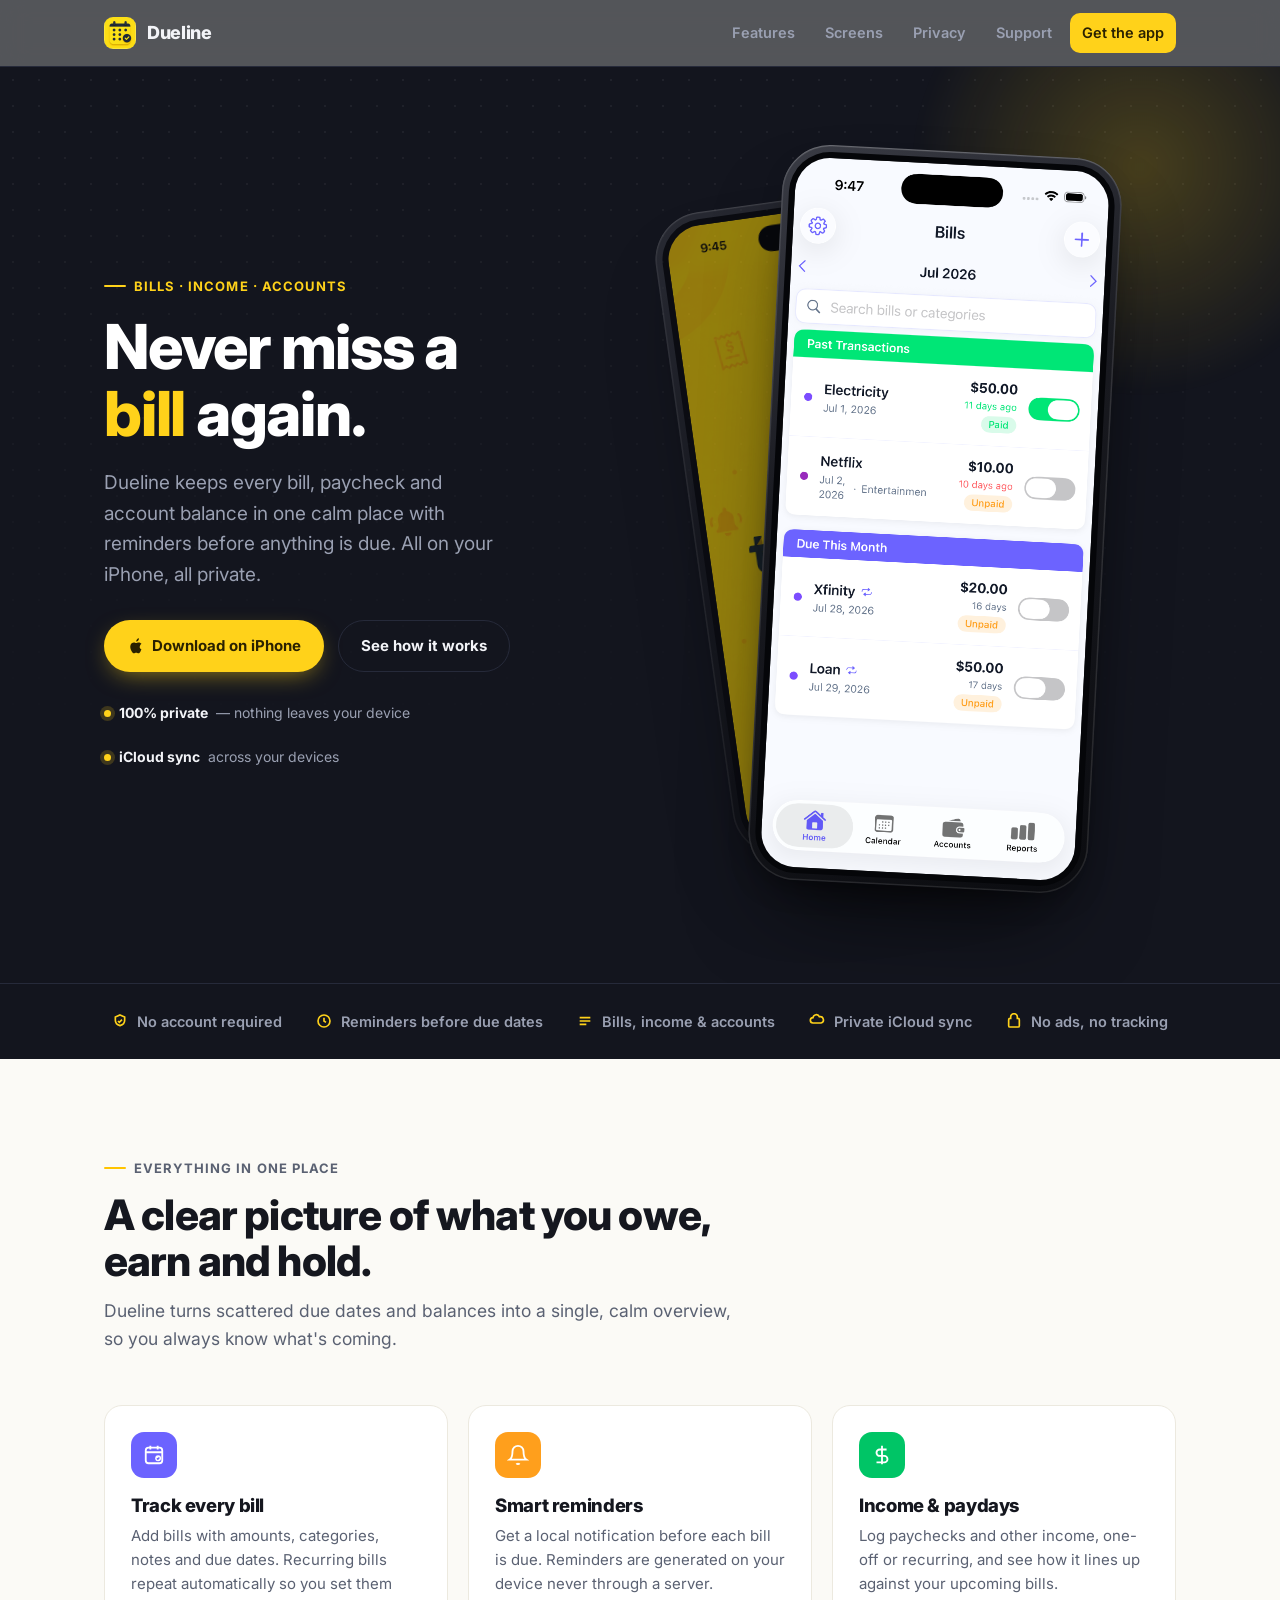
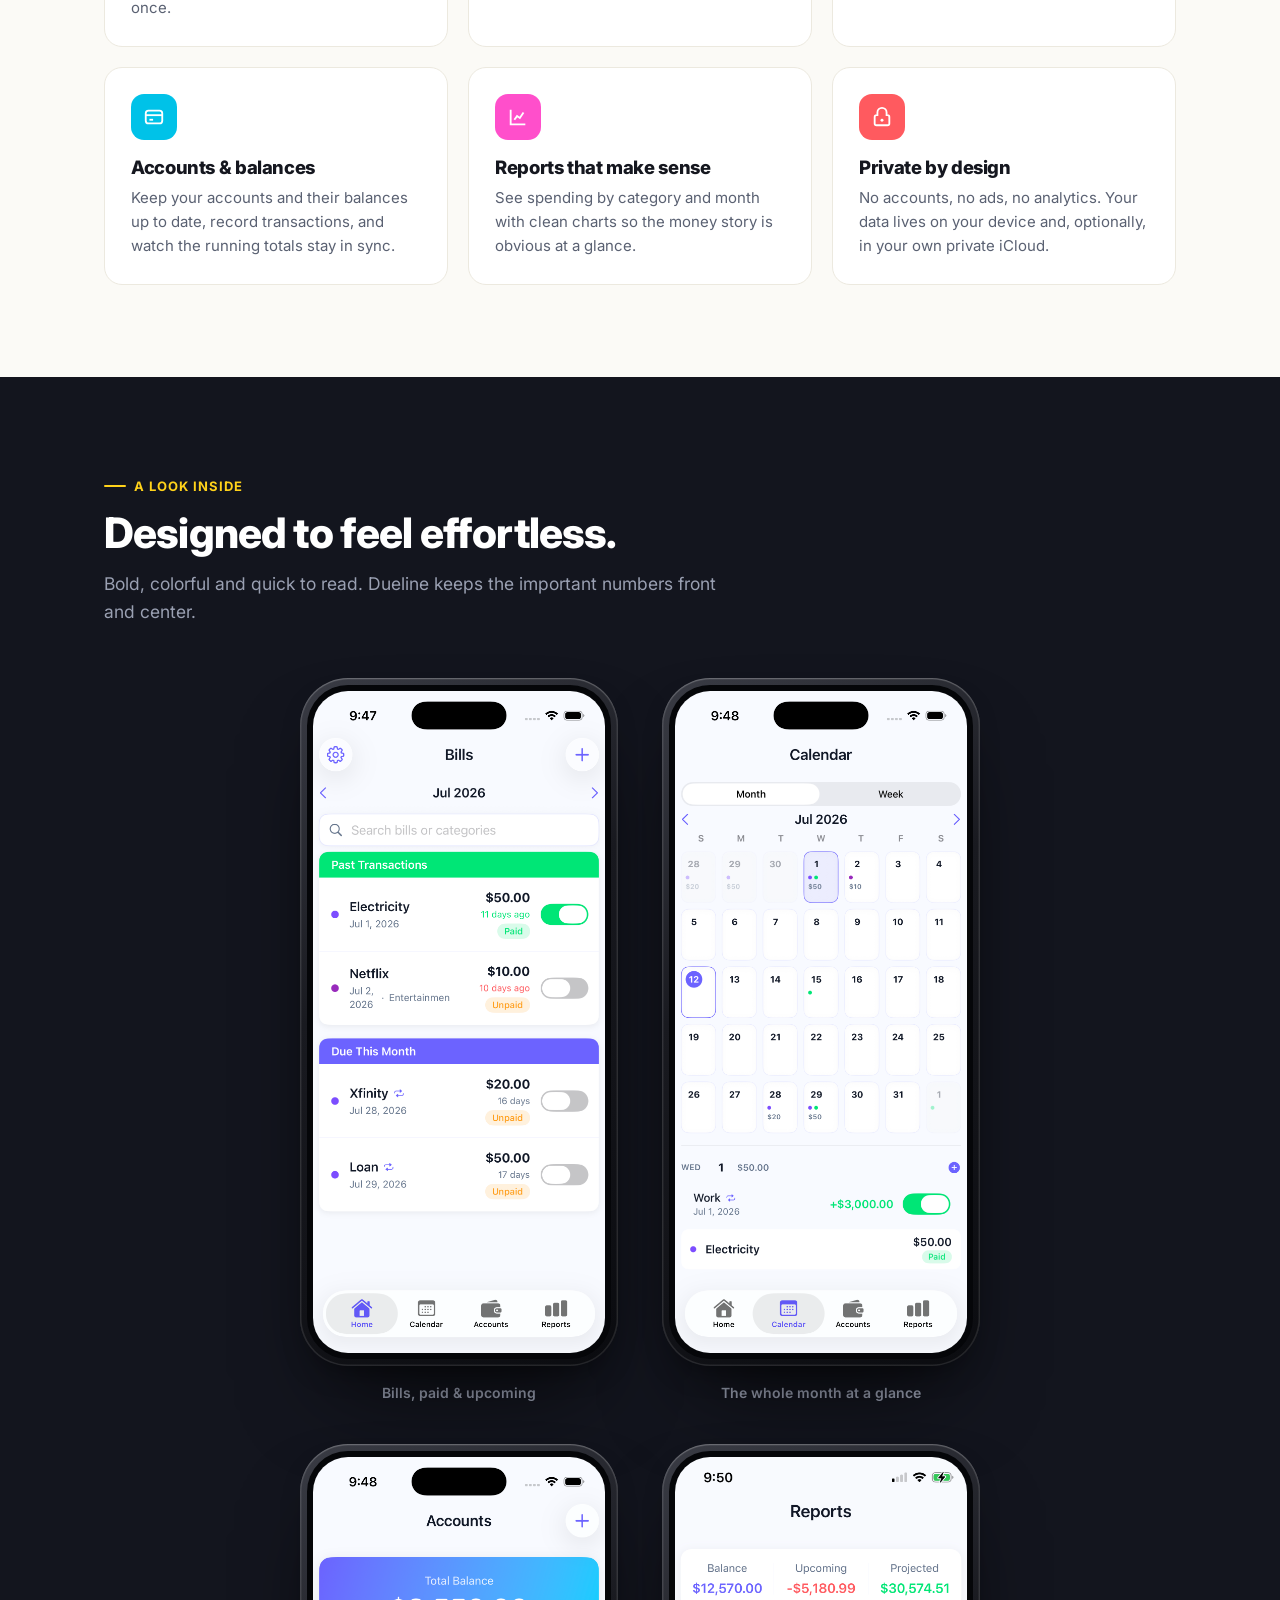
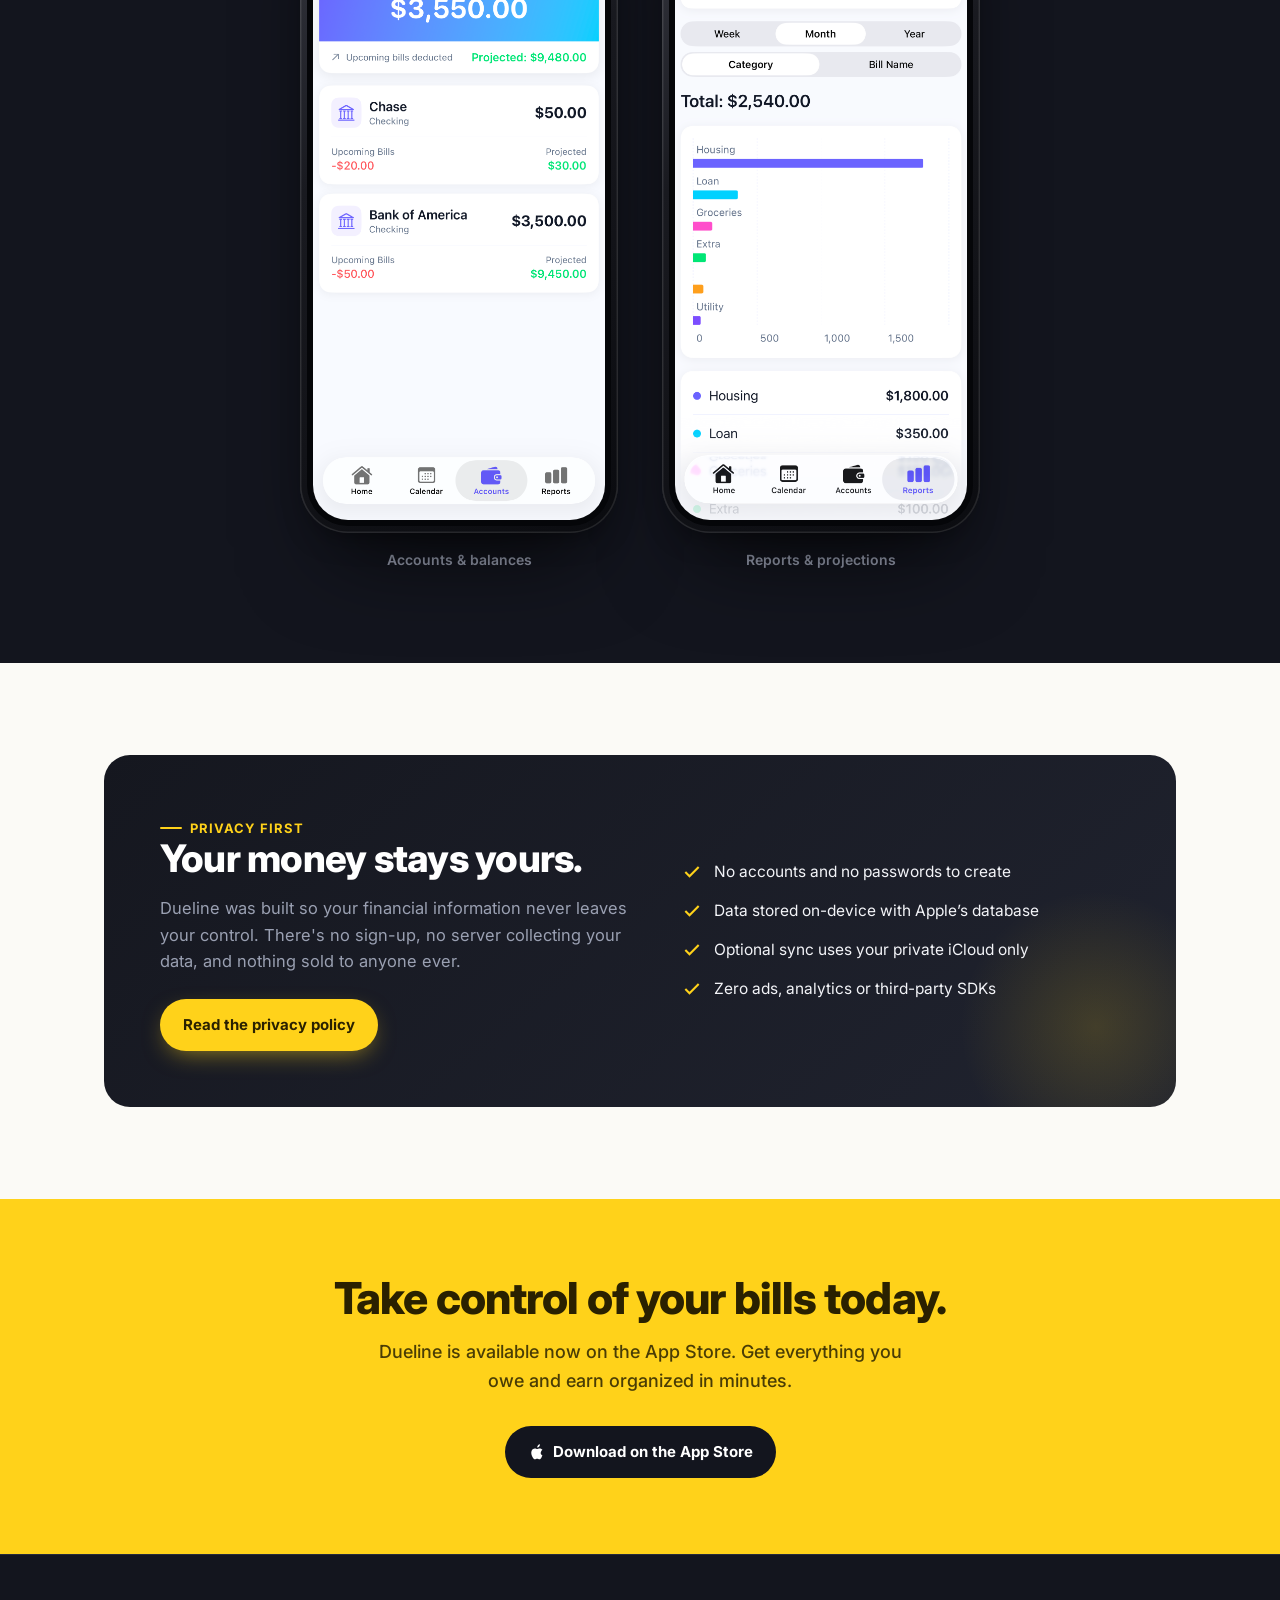
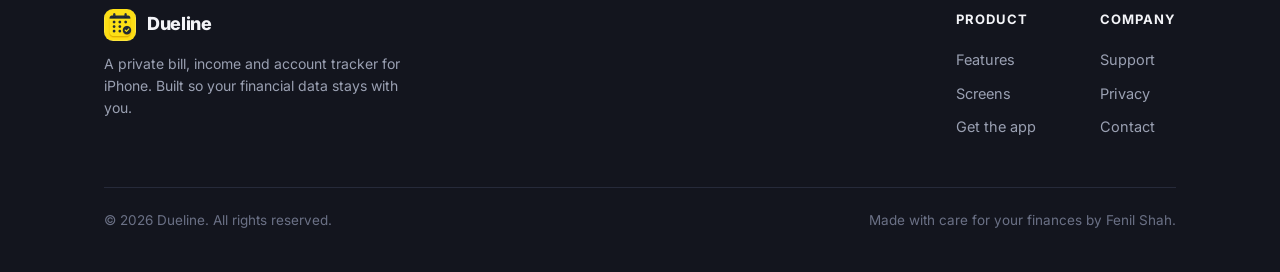
<file: index.html>
<!DOCTYPE html>
<html lang="en">
<head>
  <meta charset="UTF-8" />
  <meta name="viewport" content="width=device-width, initial-scale=1.0" />
  <title>Dueline: Never miss a bill again</title>
  <meta name="description" content="Dueline is a private, on-device bill, income and account tracker for iPhone. Track due dates, get reminders, and see where your money goes — no accounts, no ads, no tracking." />
  <meta name="theme-color" content="#13151E" />
  <link rel="canonical" href="https://dueline.vercel.app/" />

  <!-- Open Graph -->
  <meta property="og:type" content="website" />
  <meta property="og:title" content="Dueline — Never miss a bill again" />
  <meta property="og:description" content="A private, on-device bill, income and account tracker for iPhone. Your money stays yours." />
  <meta property="og:url" content="https://dueline.vercel.app/" />
  <meta property="og:image" content="https://dueline.vercel.app/assets/icon-512.png" />

  <link rel="icon" type="image/png" href="assets/icon-180.png" />
  <link rel="apple-touch-icon" href="assets/icon-180.png" />
  <link rel="preconnect" href="https://fonts.googleapis.com" />
  <link rel="preconnect" href="https://fonts.gstatic.com" crossorigin />
  <link href="https://fonts.googleapis.com/css2?family=Inter:wght@400;500;600;700;800&display=swap" rel="stylesheet" />
  <link rel="stylesheet" href="styles.css" />
</head>
<body>

  <!-- ============ HEADER ============ -->
  <header class="site-header">
    <div class="wrap nav">
      <a class="brand" href="index.html">
        <img src="assets/icon.png" alt="Dueline icon" />
        Dueline
      </a>
      <nav class="nav-links" id="navLinks">
        <a href="#features">Features</a>
        <a href="#screens">Screens</a>
        <a href="#privacy">Privacy</a>
        <a href="support.html">Support</a>
        <a href="https://apps.apple.com/us/app/dueline-bill-planner/id6790514982" class="cta">Get the app</a>
      </nav>
      <button class="nav-toggle" id="navToggle" aria-label="Menu">☰</button>
    </div>
  </header>

  <!-- ============ HERO ============ -->
  <section class="hero">
    <div class="wrap hero-grid">
      <div class="hero-copy">
        <span class="eyebrow on-dark">Bills · Income · Accounts</span>
        <h1>Never miss a<br><span class="hl">bill</span> again.</h1>
        <p class="hero-sub">Dueline keeps every bill, paycheck and account balance in one calm place with reminders before anything is due. All on your iPhone, all private.</p>
        <div class="hero-cta">
          <a href="https://apps.apple.com/us/app/dueline-bill-planner/id6790514982" class="btn btn-primary">
            <svg width="16" height="18" viewBox="0 0 16 20" fill="currentColor"><path d="M13.5 10.6c0-2 1.6-3 1.7-3-.9-1.4-2.4-1.6-2.9-1.6-1.2-.1-2.4.7-3 .7-.6 0-1.6-.7-2.6-.7-1.3 0-2.6.8-3.3 2-1.4 2.4-.4 6 1 8 .7 1 1.4 2 2.4 2 1 0 1.3-.6 2.5-.6s1.5.6 2.5.6 1.7-1 2.3-2c.7-1.1 1-2.2 1-2.3-.1 0-2-.8-2.1-3.1zM11.6 4c.5-.7.9-1.6.8-2.5-.8 0-1.7.5-2.3 1.2-.5.6-.9 1.5-.8 2.4.9.1 1.7-.4 2.3-1.1z"/></svg>
            Download on iPhone
          </a>
          <a href="#features" class="btn btn-ghost">See how it works</a>
        </div>
        <div class="hero-meta">
          <div><span class="dot"></span> <b>100% private</b> — nothing leaves your device</div>
          <div><span class="dot"></span> <b>iCloud sync</b> across your devices</div>
        </div>
      </div>

      <div class="hero-visual">
        <div class="phone back"><div class="screen"><img src="assets/screenshots/screen1.png" alt="Dueline splash screen" /></div></div>
        <div class="phone"><div class="screen"><img src="assets/screenshots/home.png" alt="Dueline bills screen showing paid and upcoming bills" /></div></div>
      </div>
    </div>
  </section>

  <!-- ============ TRUST STRIP ============ -->
  <div class="trust">
    <div class="wrap">
      <span><svg width="16" height="16" viewBox="0 0 24 24" fill="none" stroke="currentColor" stroke-width="2.5"><path d="M12 3l7 3v5c0 4-3 7-7 8-4-1-7-4-7-8V6l7-3z"/><path d="M9 12l2 2 4-4"/></svg> No account required</span>
      <span><svg width="16" height="16" viewBox="0 0 24 24" fill="none" stroke="currentColor" stroke-width="2.5"><circle cx="12" cy="12" r="9"/><path d="M12 7v5l3 2"/></svg> Reminders before due dates</span>
      <span><svg width="16" height="16" viewBox="0 0 24 24" fill="none" stroke="currentColor" stroke-width="2.5"><path d="M4 7h16M4 12h16M4 17h10"/></svg> Bills, income &amp; accounts</span>
      <span><svg width="16" height="16" viewBox="0 0 24 24" fill="none" stroke="currentColor" stroke-width="2.5"><path d="M6 15a4 4 0 010-8 5 5 0 019.6-1.3A3.5 3.5 0 0118 15H6z"/></svg> Private iCloud sync</span>
      <span><svg width="16" height="16" viewBox="0 0 24 24" fill="none" stroke="currentColor" stroke-width="2.5"><path d="M18 8h-1V6a5 5 0 00-10 0v2H6a2 2 0 00-2 2v9a2 2 0 002 2h12a2 2 0 002-2v-9a2 2 0 00-2-2z"/></svg> No ads, no tracking</span>
    </div>
  </div>

  <!-- ============ FEATURES ============ -->
  <section class="section features" id="features">
    <div class="wrap">
      <div class="section-head">
        <span class="eyebrow">Everything in one place</span>
        <h2>A clear picture of what you owe, earn and hold.</h2>
        <p>Dueline turns scattered due dates and balances into a single, calm overview, so you always know what's coming.</p>
      </div>

      <div class="feat-grid">
        <div class="feat">
          <div class="chip" style="background:var(--c-purple)">
            <svg width="22" height="22" viewBox="0 0 24 24" fill="none" stroke="#fff" stroke-width="2"><rect x="3" y="4" width="18" height="17" rx="3"/><path d="M3 9h18M8 2v4M16 2v4"/><circle cx="16.5" cy="15.5" r="3.2" fill="#fff" stroke="none"/><path d="M15.2 15.5l1 1 1.6-1.8" stroke="var(--c-purple)" stroke-width="1.6"/></svg>
          </div>
          <h3>Track every bill</h3>
          <p>Add bills with amounts, categories, notes and due dates. Recurring bills repeat automatically so you set them once.</p>
        </div>
        <div class="feat">
          <div class="chip" style="background:var(--c-orange)">
            <svg width="22" height="22" viewBox="0 0 24 24" fill="none" stroke="#fff" stroke-width="2"><path d="M18 8A6 6 0 006 8c0 7-3 9-3 9h18s-3-2-3-9z"/><path d="M13.7 21a2 2 0 01-3.4 0"/></svg>
          </div>
          <h3>Smart reminders</h3>
          <p>Get a local notification before each bill is due. Reminders are generated on your device never through a server.</p>
        </div>
        <div class="feat">
          <div class="chip" style="background:var(--c-green)">
            <svg width="22" height="22" viewBox="0 0 24 24" fill="none" stroke="#fff" stroke-width="2"><path d="M12 2v20M17 6H9.5a3.5 3.5 0 000 7h5a3.5 3.5 0 010 7H6"/></svg>
          </div>
          <h3>Income &amp; paydays</h3>
          <p>Log paychecks and other income, one-off or recurring, and see how it lines up against your upcoming bills.</p>
        </div>
        <div class="feat">
          <div class="chip" style="background:var(--c-cyan)">
            <svg width="22" height="22" viewBox="0 0 24 24" fill="none" stroke="#fff" stroke-width="2"><rect x="3" y="5" width="18" height="14" rx="3"/><path d="M3 10h18"/><path d="M7 15h4"/></svg>
          </div>
          <h3>Accounts &amp; balances</h3>
          <p>Keep your accounts and their balances up to date, record transactions, and watch the running totals stay in sync.</p>
        </div>
        <div class="feat">
          <div class="chip" style="background:var(--c-pink)">
            <svg width="22" height="22" viewBox="0 0 24 24" fill="none" stroke="#fff" stroke-width="2"><path d="M4 4v16h16"/><path d="M8 15l3-4 3 2 4-6"/></svg>
          </div>
          <h3>Reports that make sense</h3>
          <p>See spending by category and month with clean charts so the money story is obvious at a glance.</p>
        </div>
        <div class="feat">
          <div class="chip" style="background:var(--c-red)">
            <svg width="22" height="22" viewBox="0 0 24 24" fill="none" stroke="#fff" stroke-width="2"><path d="M18 10h-1V7a5 5 0 00-10 0v3H6a2 2 0 00-2 2v7a2 2 0 002 2h12a2 2 0 002-2v-7a2 2 0 00-2-2z"/><circle cx="12" cy="15.5" r="1.6" fill="#fff" stroke="none"/></svg>
          </div>
          <h3>Private by design</h3>
          <p>No accounts, no ads, no analytics. Your data lives on your device and, optionally, in your own private iCloud.</p>
        </div>
      </div>
    </div>
  </section>

  <!-- ============ SCREENS ============ -->
  <section class="section showcase" id="screens">
    <div class="wrap">
      <div class="section-head">
        <span class="eyebrow on-dark">A look inside</span>
        <h2>Designed to feel effortless.</h2>
        <p>Bold, colorful and quick to read. Dueline keeps the important numbers front and center.</p>
      </div>
      <div class="shots">
        <div class="shot-col">
          <div class="phone"><div class="screen"><img src="assets/screenshots/home.png" alt="Bills screen showing paid and upcoming bills grouped by status" /></div></div>
          <div class="shot-cap">Bills, paid &amp; upcoming</div>
        </div>
        <div class="shot-col">
          <div class="phone"><div class="screen"><img src="assets/screenshots/calendar.png" alt="Calendar screen with bill and income markers on each day" /></div></div>
          <div class="shot-cap">The whole month at a glance</div>
        </div>
        <div class="shot-col">
          <div class="phone"><div class="screen"><img src="assets/screenshots/accounts.png" alt="Accounts screen showing total balance and per-account projections" /></div></div>
          <div class="shot-cap">Accounts &amp; balances</div>
        </div>
        <div class="shot-col">
          <div class="phone"><div class="screen"><img src="assets/screenshots/reports.png" alt="Reports screen with spending by category and projected balance" /></div></div>
          <div class="shot-cap">Reports &amp; projections</div>
        </div>
      </div>
    </div>
  </section>

  <!-- ============ PRIVACY BAND ============ -->
  <section class="section privacy-band" id="privacy">
    <div class="wrap">
      <div class="pb-card">
        <div class="pb-grid">
          <div>
            <span class="eyebrow on-dark">Privacy first</span>
            <h2>Your money stays yours.</h2>
            <p>Dueline was built so your financial information never leaves your control. There's no sign-up, no server collecting your data, and nothing sold to anyone ever.</p>
            <a href="privacy.html" class="btn btn-primary">Read the privacy policy</a>
          </div>
          <ul class="pb-list">
            <li><svg width="20" height="20" viewBox="0 0 24 24" fill="none" stroke="currentColor" stroke-width="2.5"><path d="M20 6L9 17l-5-5"/></svg> No accounts and no passwords to create</li>
            <li><svg width="20" height="20" viewBox="0 0 24 24" fill="none" stroke="currentColor" stroke-width="2.5"><path d="M20 6L9 17l-5-5"/></svg> Data stored on-device with Apple’s database</li>
            <li><svg width="20" height="20" viewBox="0 0 24 24" fill="none" stroke="currentColor" stroke-width="2.5"><path d="M20 6L9 17l-5-5"/></svg> Optional sync uses your private iCloud only</li>
            <li><svg width="20" height="20" viewBox="0 0 24 24" fill="none" stroke="currentColor" stroke-width="2.5"><path d="M20 6L9 17l-5-5"/></svg> Zero ads, analytics or third-party SDKs</li>
          </ul>
        </div>
      </div>
    </div>
  </section>

  <!-- ============ DOWNLOAD / CTA ============ -->
  <section class="cta-band" id="download">
    <div class="wrap">
      <h2>Take control of your bills today.</h2>
      <p>Dueline is available now on the App Store. Get everything you owe and earn organized in minutes.</p>
      <a href="https://apps.apple.com/us/app/dueline-bill-planner/id6790514982" class="btn btn-dark">
        <svg width="16" height="18" viewBox="0 0 16 20" fill="currentColor"><path d="M13.5 10.6c0-2 1.6-3 1.7-3-.9-1.4-2.4-1.6-2.9-1.6-1.2-.1-2.4.7-3 .7-.6 0-1.6-.7-2.6-.7-1.3 0-2.6.8-3.3 2-1.4 2.4-.4 6 1 8 .7 1 1.4 2 2.4 2 1 0 1.3-.6 2.5-.6s1.5.6 2.5.6 1.7-1 2.3-2c.7-1.1 1-2.2 1-2.3-.1 0-2-.8-2.1-3.1zM11.6 4c.5-.7.9-1.6.8-2.5-.8 0-1.7.5-2.3 1.2-.5.6-.9 1.5-.8 2.4.9.1 1.7-.4 2.3-1.1z"/></svg>
        Download on the App Store
      </a>
    </div>
  </section>

  <!-- ============ FOOTER ============ -->
  <footer class="site-footer">
    <div class="wrap">
      <div class="foot-grid">
        <div class="foot-brand">
          <a class="brand" href="index.html"><img src="assets/icon.png" alt="" /> Dueline</a>
          <p>A private bill, income and account tracker for iPhone. Built so your financial data stays with you.</p>
        </div>
        <div class="foot-cols">
          <div class="foot-col">
            <h4>Product</h4>
            <a href="#features">Features</a>
            <a href="#screens">Screens</a>
            <a href="https://apps.apple.com/us/app/dueline-bill-planner/id6790514982">Get the app</a>
          </div>
          <div class="foot-col">
            <h4>Company</h4>
            <a href="support.html">Support</a>
            <a href="privacy.html">Privacy</a>
            <a href="mailto:duelinehelp@outlook.com">Contact</a>
          </div>
        </div>
      </div>
      <div class="foot-bottom">
        <span>© 2026 Dueline. All rights reserved.</span>
        <span>Made with care for your finances by Fenil Shah.</span>
      </div>
    </div>
  </footer>

  <script>
    const t = document.getElementById('navToggle');
    const l = document.getElementById('navLinks');
    t && t.addEventListener('click', () => l.classList.toggle('open'));
    l && l.addEventListener('click', e => { if (e.target.tagName === 'A') l.classList.remove('open'); });
  </script>
</body>
</html>
</file>
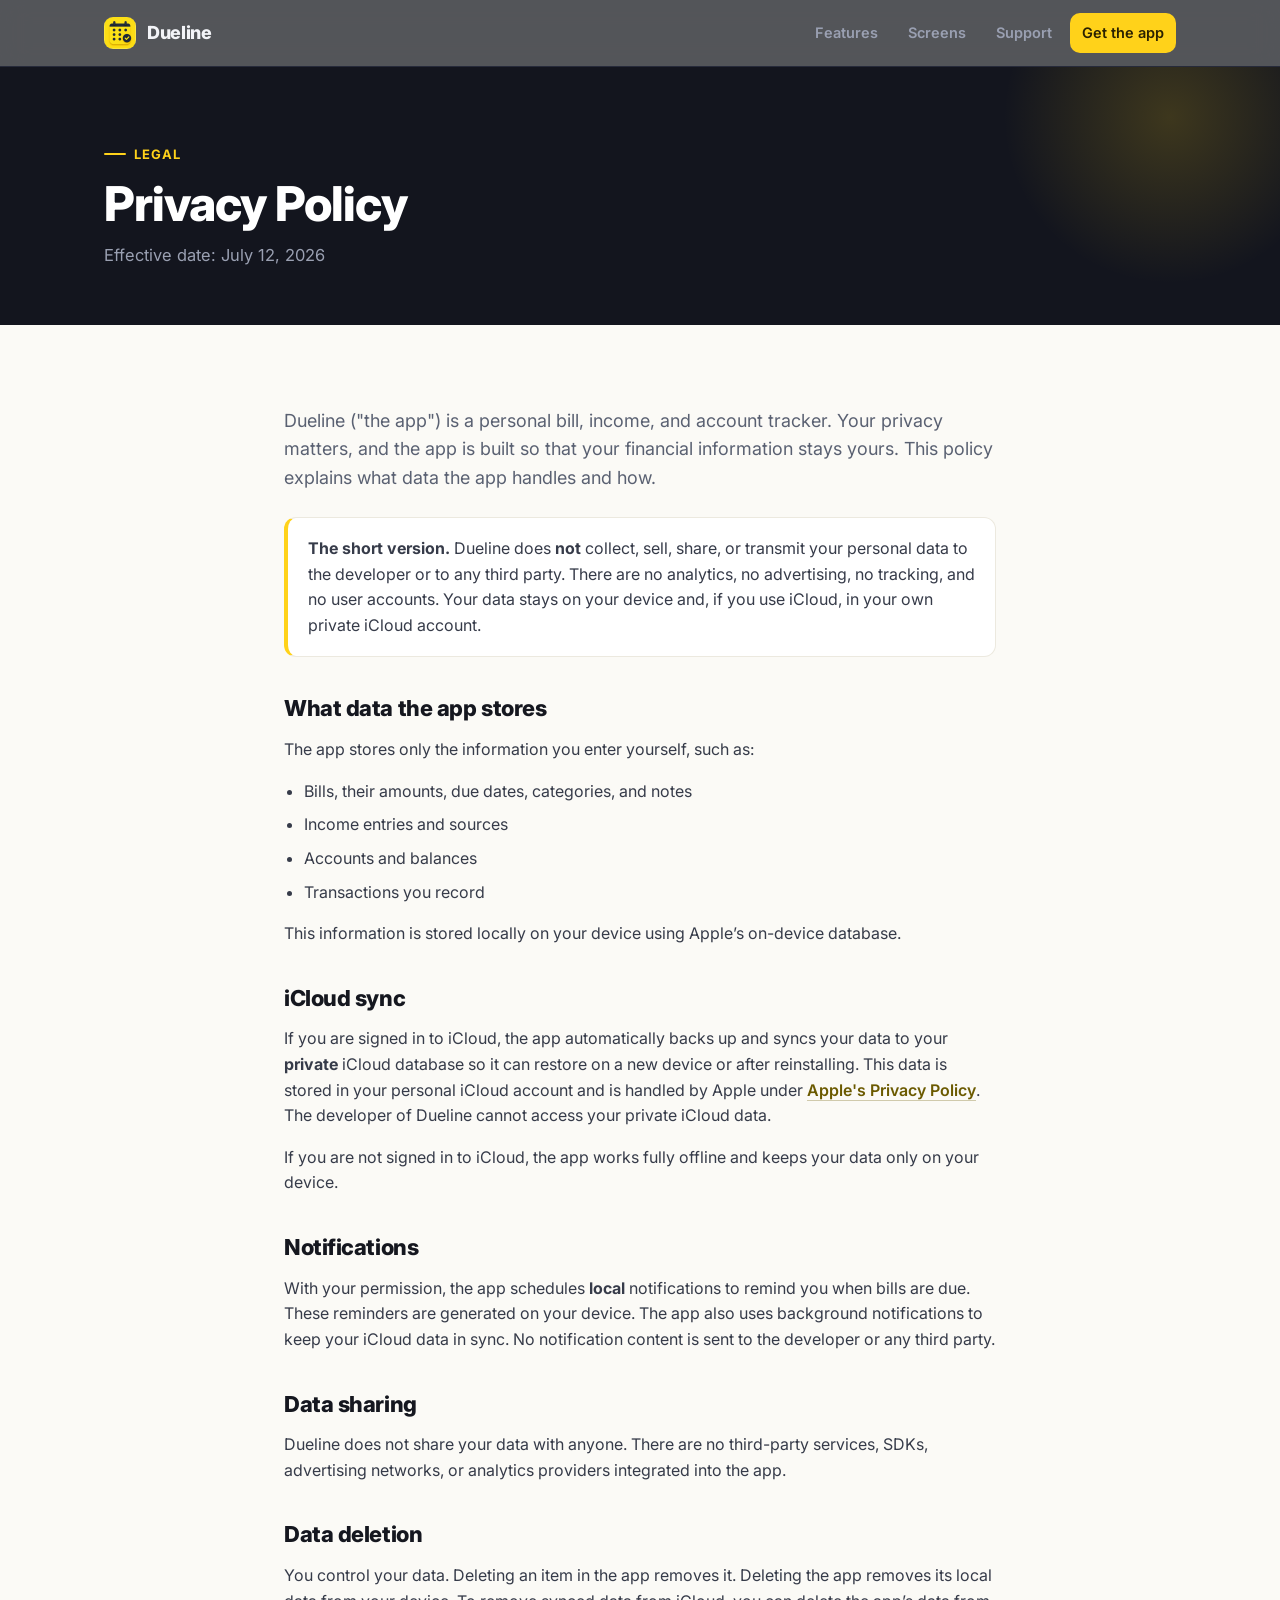
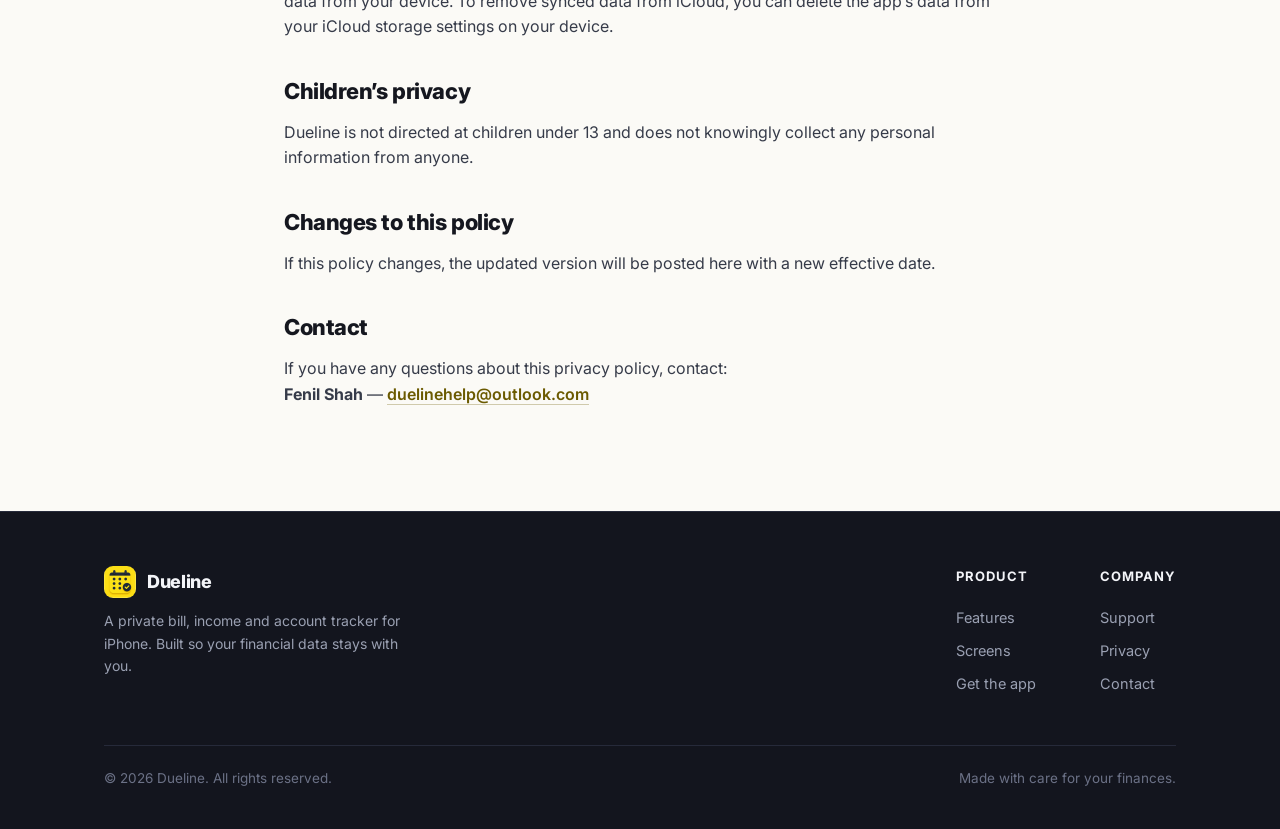
<file: privacy.html>
<!DOCTYPE html>
<html lang="en">
<head>
  <meta charset="UTF-8" />
  <meta name="viewport" content="width=device-width, initial-scale=1.0" />
  <title>Privacy Policy — Dueline</title>
  <meta name="description" content="Dueline's privacy policy. Dueline does not collect, sell, share, or transmit your personal data. Your financial data stays on your device and in your own private iCloud." />
  <meta name="theme-color" content="#13151E" />
  <link rel="canonical" href="https://dueline.vercel.app/privacy.html" />
  <link rel="icon" type="image/png" href="assets/icon-180.png" />
  <link rel="apple-touch-icon" href="assets/icon-180.png" />
  <link rel="preconnect" href="https://fonts.googleapis.com" />
  <link rel="preconnect" href="https://fonts.gstatic.com" crossorigin />
  <link href="https://fonts.googleapis.com/css2?family=Inter:wght@400;500;600;700;800&display=swap" rel="stylesheet" />
  <link rel="stylesheet" href="styles.css" />
</head>
<body>

  <header class="site-header">
    <div class="wrap nav">
      <a class="brand" href="index.html"><img src="assets/icon.png" alt="Dueline icon" /> Dueline</a>
      <nav class="nav-links" id="navLinks">
        <a href="index.html#features">Features</a>
        <a href="index.html#screens">Screens</a>
        <a href="support.html">Support</a>
        <a href="https://apps.apple.com/us/app/dueline-bill-planner/id6790514982" class="cta">Get the app</a>
      </nav>
      <button class="nav-toggle" id="navToggle" aria-label="Menu">☰</button>
    </div>
  </header>

  <section class="page-hero">
    <div class="wrap">
      <span class="eyebrow on-dark">Legal</span>
      <h1>Privacy Policy</h1>
      <p>Effective date: July 12, 2026</p>
    </div>
  </section>

  <section class="doc">
    <div class="wrap">
      <p class="lead">Dueline ("the app") is a personal bill, income, and account tracker. Your privacy matters, and the app is built so that your financial information stays yours. This policy explains what data the app handles and how.</p>

      <div class="callout">
        <p><strong>The short version.</strong> Dueline does <strong>not</strong> collect, sell, share, or transmit your personal data to the developer or to any third party. There are no analytics, no advertising, no tracking, and no user accounts. Your data stays on your device and, if you use iCloud, in your own private iCloud account.</p>
      </div>

      <h2>What data the app stores</h2>
      <p>The app stores only the information you enter yourself, such as:</p>
      <ul>
        <li>Bills, their amounts, due dates, categories, and notes</li>
        <li>Income entries and sources</li>
        <li>Accounts and balances</li>
        <li>Transactions you record</li>
      </ul>
      <p>This information is stored locally on your device using Apple’s on-device database.</p>

      <h2>iCloud sync</h2>
      <p>If you are signed in to iCloud, the app automatically backs up and syncs your data to your <strong>private</strong> iCloud database so it can restore on a new device or after reinstalling. This data is stored in your personal iCloud account and is handled by Apple under <a href="https://www.apple.com/legal/privacy/" target="_blank" rel="noopener">Apple's Privacy Policy</a>. The developer of Dueline cannot access your private iCloud data.</p>
      <p>If you are not signed in to iCloud, the app works fully offline and keeps your data only on your device.</p>

      <h2>Notifications</h2>
      <p>With your permission, the app schedules <strong>local</strong> notifications to remind you when bills are due. These reminders are generated on your device. The app also uses background notifications to keep your iCloud data in sync. No notification content is sent to the developer or any third party.</p>

      <h2>Data sharing</h2>
      <p>Dueline does not share your data with anyone. There are no third-party services, SDKs, advertising networks, or analytics providers integrated into the app.</p>

      <h2>Data deletion</h2>
      <p>You control your data. Deleting an item in the app removes it. Deleting the app removes its local data from your device. To remove synced data from iCloud, you can delete the app’s data from your iCloud storage settings on your device.</p>

      <h2>Children’s privacy</h2>
      <p>Dueline is not directed at children under 13 and does not knowingly collect any personal information from anyone.</p>

      <h2>Changes to this policy</h2>
      <p>If this policy changes, the updated version will be posted here with a new effective date.</p>

      <h2>Contact</h2>
      <p>If you have any questions about this privacy policy, contact:<br />
      <strong>Fenil Shah</strong> — <a href="mailto:duelinehelp@outlook.com">duelinehelp@outlook.com</a></p>
    </div>
  </section>

  <footer class="site-footer">
    <div class="wrap">
      <div class="foot-grid">
        <div class="foot-brand">
          <a class="brand" href="index.html"><img src="assets/icon.png" alt="" /> Dueline</a>
          <p>A private bill, income and account tracker for iPhone. Built so your financial data stays with you.</p>
        </div>
        <div class="foot-cols">
          <div class="foot-col">
            <h4>Product</h4>
            <a href="index.html#features">Features</a>
            <a href="index.html#screens">Screens</a>
            <a href="https://apps.apple.com/us/app/dueline-bill-planner/id6790514982">Get the app</a>
          </div>
          <div class="foot-col">
            <h4>Company</h4>
            <a href="support.html">Support</a>
            <a href="privacy.html">Privacy</a>
            <a href="mailto:duelinehelp@outlook.com">Contact</a>
          </div>
        </div>
      </div>
      <div class="foot-bottom">
        <span>© 2026 Dueline. All rights reserved.</span>
        <span>Made with care for your finances.</span>
      </div>
    </div>
  </footer>

  <script>
    const t = document.getElementById('navToggle');
    const l = document.getElementById('navLinks');
    t && t.addEventListener('click', () => l.classList.toggle('open'));
  </script>
</body>
</html>
</file>
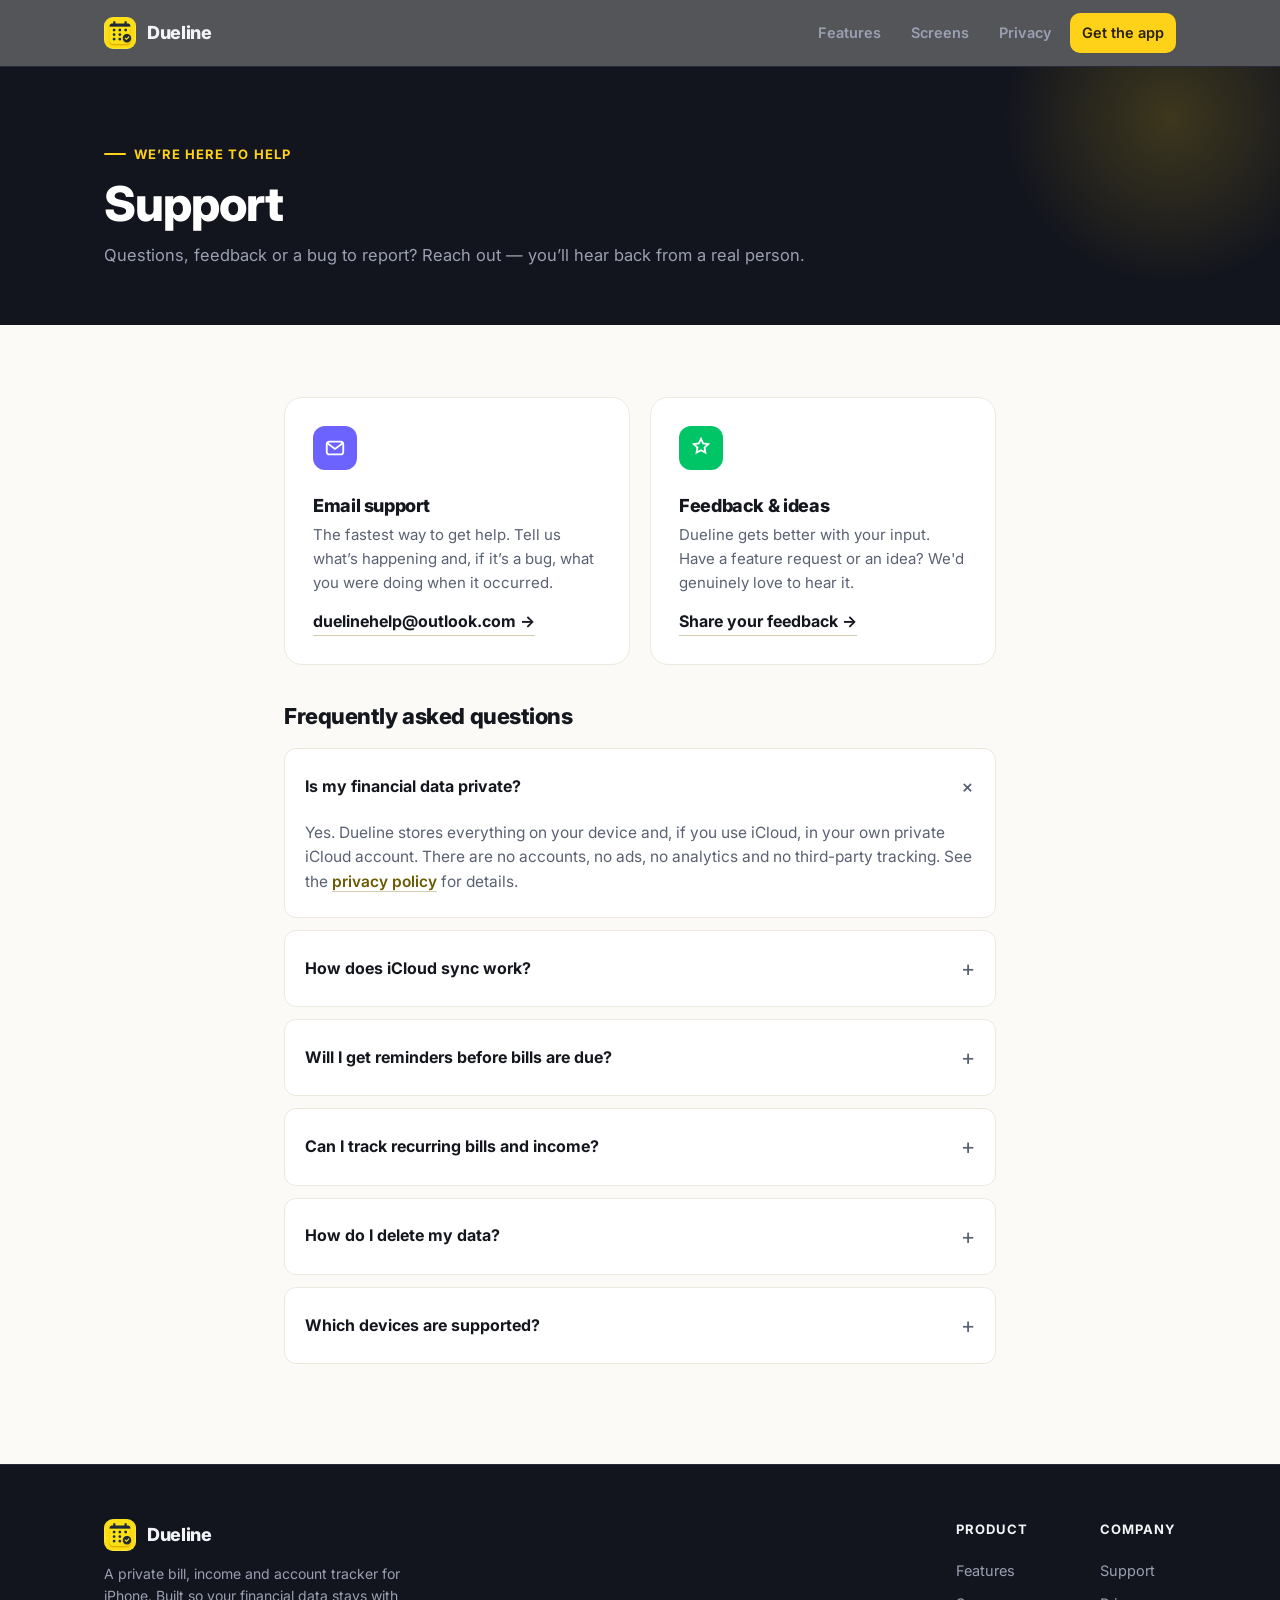
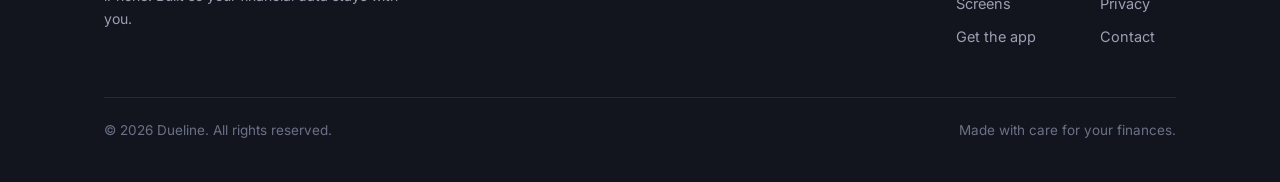
<file: support.html>
<!DOCTYPE html>
<html lang="en">
<head>
  <meta charset="UTF-8" />
  <meta name="viewport" content="width=device-width, initial-scale=1.0" />
  <title>Support — Dueline</title>
  <meta name="description" content="Get help with Dueline. Contact support, read frequently asked questions about bills, reminders, iCloud sync and privacy." />
  <meta name="theme-color" content="#13151E" />
  <link rel="canonical" href="https://dueline.vercel.app/support.html" />
  <link rel="icon" type="image/png" href="assets/icon-180.png" />
  <link rel="apple-touch-icon" href="assets/icon-180.png" />
  <link rel="preconnect" href="https://fonts.googleapis.com" />
  <link rel="preconnect" href="https://fonts.gstatic.com" crossorigin />
  <link href="https://fonts.googleapis.com/css2?family=Inter:wght@400;500;600;700;800&display=swap" rel="stylesheet" />
  <link rel="stylesheet" href="styles.css" />
</head>
<body>

  <header class="site-header">
    <div class="wrap nav">
      <a class="brand" href="index.html"><img src="assets/icon.png" alt="Dueline icon" /> Dueline</a>
      <nav class="nav-links" id="navLinks">
        <a href="index.html#features">Features</a>
        <a href="index.html#screens">Screens</a>
        <a href="privacy.html">Privacy</a>
        <a href="https://apps.apple.com/us/app/dueline-bill-planner/id6790514982" class="cta">Get the app</a>
      </nav>
      <button class="nav-toggle" id="navToggle" aria-label="Menu">☰</button>
    </div>
  </header>

  <section class="page-hero">
    <div class="wrap">
      <span class="eyebrow on-dark">We’re here to help</span>
      <h1>Support</h1>
      <p>Questions, feedback or a bug to report? Reach out — you’ll hear back from a real person.</p>
    </div>
  </section>

  <section class="doc">
    <div class="wrap">
      <div class="support-grid">
        <div class="support-card">
          <div class="chip" style="background:var(--c-purple)">
            <svg width="22" height="22" viewBox="0 0 24 24" fill="none" stroke="#fff" stroke-width="2"><rect x="3" y="5" width="18" height="14" rx="3"/><path d="M4 7l8 6 8-6"/></svg>
          </div>
          <h3>Email support</h3>
          <p>The fastest way to get help. Tell us what’s happening and, if it’s a bug, what you were doing when it occurred.</p>
          <a class="link" href="mailto:duelinehelp@outlook.com?subject=Dueline%20Support">duelinehelp@outlook.com →</a>
        </div>
        <div class="support-card">
          <div class="chip" style="background:var(--c-green)">
            <svg width="22" height="22" viewBox="0 0 24 24" fill="none" stroke="#fff" stroke-width="2"><path d="M12 2l2.4 4.9 5.4.8-3.9 3.8.9 5.4-4.8-2.5-4.8 2.5.9-5.4L4.2 7.7l5.4-.8z"/></svg>
          </div>
          <h3>Feedback &amp; ideas</h3>
          <p>Dueline gets better with your input. Have a feature request or an idea? We'd genuinely love to hear it.</p>
          <a class="link" href="mailto:duelinehelp@outlook.com?subject=Dueline%20Feedback">Share your feedback →</a>
        </div>
      </div>

      <div class="faq">
        <h2 style="margin-bottom:20px;">Frequently asked questions</h2>

        <details open>
          <summary>Is my financial data private?</summary>
          <p>Yes. Dueline stores everything on your device and, if you use iCloud, in your own private iCloud account. There are no accounts, no ads, no analytics and no third-party tracking. See the <a href="privacy.html" style="color:#6b5a00;font-weight:600;">privacy policy</a> for details.</p>
        </details>

        <details>
          <summary>How does iCloud sync work?</summary>
          <p>When you're signed in to iCloud, Dueline automatically backs up and syncs your data to your private iCloud database, so it restores on a new device or after reinstalling. If you're not signed in, the app works fully offline and keeps data only on that device.</p>
        </details>

        <details>
          <summary>Will I get reminders before bills are due?</summary>
          <p>Yes. With your permission, Dueline schedules local notifications to remind you before each bill's due date. These reminders are generated entirely on your device.</p>
        </details>

        <details>
          <summary>Can I track recurring bills and income?</summary>
          <p>Absolutely. Bills and income can be set to repeat on a schedule, so you enter them once and Dueline keeps the upcoming occurrences up to date for you.</p>
        </details>

        <details>
          <summary>How do I delete my data?</summary>
          <p>Deleting an item in the app removes it. Deleting the app removes its local data from your device. To remove synced data, delete the app’s data from your iCloud storage settings on your device.</p>
        </details>

        <details>
          <summary>Which devices are supported?</summary>
          <p>Dueline is built for iPhone. Your data syncs across your devices through your own iCloud account.</p>
        </details>
      </div>
    </div>
  </section>

  <footer class="site-footer">
    <div class="wrap">
      <div class="foot-grid">
        <div class="foot-brand">
          <a class="brand" href="index.html"><img src="assets/icon.png" alt="" /> Dueline</a>
          <p>A private bill, income and account tracker for iPhone. Built so your financial data stays with you.</p>
        </div>
        <div class="foot-cols">
          <div class="foot-col">
            <h4>Product</h4>
            <a href="index.html#features">Features</a>
            <a href="index.html#screens">Screens</a>
            <a href="https://apps.apple.com/us/app/dueline-bill-planner/id6790514982">Get the app</a>
          </div>
          <div class="foot-col">
            <h4>Company</h4>
            <a href="support.html">Support</a>
            <a href="privacy.html">Privacy</a>
            <a href="mailto:duelinehelp@outlook.com">Contact</a>
          </div>
        </div>
      </div>
      <div class="foot-bottom">
        <span>© 2026 Dueline. All rights reserved.</span>
        <span>Made with care for your finances.</span>
      </div>
    </div>
  </footer>

  <script>
    const t = document.getElementById('navToggle');
    const l = document.getElementById('navLinks');
    t && t.addEventListener('click', () => l.classList.toggle('open'));
  </script>
</body>
</html>
</file>
<file: styles.css>
/* =========================================================
   Dueline — marketing site styles
   Identity: bold golden-yellow accent on deep navy,
   warm off-white content sections. Cohesive with the
   App Store icon (yellow calendar + navy check).
   ========================================================= */

:root {
  --ink:        #13151E;   /* deep navy-black background     */
  --ink-2:      #1B1E2B;   /* elevated navy surface          */
  --ink-3:      #262A3A;   /* hairlines / borders on dark    */
  --paper:      #FBFAF6;   /* warm off-white page bg         */
  --paper-2:    #FFFFFF;   /* cards on light                 */
  --paper-line: #ECE9DF;   /* hairlines on light             */

  --accent:     #FFD21A;   /* brand yellow (icon)            */
  --accent-600: #FFC400;   /* deeper yellow for hovers       */
  --accent-ink: #2A2100;   /* text on yellow                 */

  --t-hi:       #F3F4F8;   /* primary text on dark           */
  --t-lo:       #9AA0B2;   /* muted text on dark             */
  --l-hi:       #15171F;   /* primary text on light          */
  --l-lo:       #5A6172;   /* muted text on light            */

  /* app category accents (used sparingly as feature chips) */
  --c-purple: #6C63FF;
  --c-cyan:   #00C2E8;
  --c-green:  #00C566;
  --c-orange: #FF9F1C;
  --c-pink:   #FF4FCB;
  --c-red:    #FF5A5F;

  --radius: 18px;
  --radius-sm: 12px;
  --maxw: 1120px;
  --ease: cubic-bezier(.22,.61,.36,1);
  --font: "Inter", -apple-system, BlinkMacSystemFont, "Segoe UI", Roboto,
          Helvetica, Arial, sans-serif;
}

* { box-sizing: border-box; }

html { scroll-behavior: smooth; -webkit-text-size-adjust: 100%; }

body {
  margin: 0;
  font-family: var(--font);
  background: var(--paper);
  color: var(--l-hi);
  line-height: 1.6;
  -webkit-font-smoothing: antialiased;
  text-rendering: optimizeLegibility;
}

img { max-width: 100%; display: block; }
a { color: inherit; text-decoration: none; }

.wrap { width: 100%; max-width: var(--maxw); margin: 0 auto; padding: 0 24px; }

/* ---------- Type ---------- */
h1, h2, h3 { margin: 0; line-height: 1.08; letter-spacing: -0.02em; font-weight: 800; }
.eyebrow {
  display: inline-flex; align-items: center; gap: 8px;
  font-size: 13px; font-weight: 700; letter-spacing: .08em; text-transform: uppercase;
  color: var(--l-lo);
}
.eyebrow::before {
  content: ""; width: 22px; height: 2px; background: var(--accent-600); border-radius: 2px;
}
.eyebrow.on-dark { color: var(--accent); }
.eyebrow.on-dark::before { background: var(--accent); }

/* ---------- Buttons ---------- */
.btn {
  display: inline-flex; align-items: center; justify-content: center; gap: 9px;
  font-weight: 700; font-size: 15px; padding: 13px 22px;
  border-radius: 999px; border: 1px solid transparent;
  cursor: pointer; transition: transform .18s var(--ease), background .18s var(--ease), border-color .18s;
  white-space: nowrap;
}
.btn:active { transform: translateY(1px); }
.btn-primary { background: var(--accent); color: var(--accent-ink); box-shadow: 0 8px 24px -8px rgba(255,210,26,.6); }
.btn-primary:hover { background: var(--accent-600); }
.btn-ghost { background: transparent; color: var(--t-hi); border-color: var(--ink-3); }
.btn-ghost:hover { border-color: var(--t-lo); }
.btn-ghost.on-light { color: var(--l-hi); border-color: var(--paper-line); }
.btn-ghost.on-light:hover { border-color: var(--l-lo); }

/* ---------- Header ---------- */
.site-header {
  position: sticky; top: 0; z-index: 50;
  background: rgba(19,21,30,.72);
  backdrop-filter: saturate(160%) blur(14px);
  -webkit-backdrop-filter: saturate(160%) blur(14px);
  border-bottom: 1px solid var(--ink-3);
}
.nav { display: flex; align-items: center; justify-content: space-between; height: 66px; }
.brand { display: flex; align-items: center; gap: 11px; color: var(--t-hi); font-weight: 800; letter-spacing: -.02em; font-size: 18px; }
.brand img { width: 32px; height: 32px; border-radius: 9px; }
.nav-links { display: flex; align-items: center; gap: 6px; }
.nav-links a {
  color: var(--t-lo); font-weight: 600; font-size: 14.5px; padding: 8px 12px; border-radius: 10px;
  transition: color .15s, background .15s;
}
.nav-links a:hover { color: var(--t-hi); background: rgba(255,255,255,.05); }
.nav-links a.cta { color: var(--accent-ink); background: var(--accent); }
.nav-links a.cta:hover { background: var(--accent-600); }
.nav-toggle { display: none; }

/* ---------- Hero ---------- */
.hero {
  position: relative; overflow: hidden;
  background: var(--ink); color: var(--t-hi);
  padding: 84px 0 96px;
}
.hero::before { /* dotted grid */
  content: ""; position: absolute; inset: 0;
  background-image: radial-gradient(rgba(255,255,255,.06) 1px, transparent 1px);
  background-size: 26px 26px; mask-image: linear-gradient(180deg, #000 0%, transparent 78%);
  -webkit-mask-image: linear-gradient(180deg, #000 0%, transparent 78%);
}
.hero::after { /* yellow glow */
  content: ""; position: absolute; top: -160px; right: -120px; width: 520px; height: 520px;
  background: radial-gradient(circle, rgba(255,210,26,.22), transparent 62%);
  filter: blur(6px); pointer-events: none;
}
.hero-grid {
  position: relative; z-index: 2;
  display: grid; grid-template-columns: 1.05fr .95fr; gap: 56px; align-items: center;
}
.hero h1 { font-size: clamp(38px, 5.4vw, 62px); color: #fff; margin: 18px 0 20px; }
.hero h1 .hl { color: var(--accent); }
.hero-sub { font-size: clamp(17px, 2vw, 19px); color: var(--t-lo); max-width: 34ch; margin-bottom: 30px; }
.hero-cta { display: flex; gap: 14px; flex-wrap: wrap; }
.hero-meta { display: flex; gap: 22px; margin-top: 30px; flex-wrap: wrap; }
.hero-meta div { font-size: 14px; color: var(--t-lo); display: flex; align-items: center; gap: 8px; }
.hero-meta b { color: var(--t-hi); font-weight: 700; }
.dot { width: 7px; height: 7px; border-radius: 50%; background: var(--accent); box-shadow: 0 0 0 4px rgba(255,210,26,.18); }

/* phone in hero */
.hero-visual { position: relative; display: flex; justify-content: center; }
.hero-visual .phone { width: 340px; transform: rotate(3deg); }
.hero-visual .phone.back {
  width: 300px; position: absolute; left: 0; top: 44px; transform: rotate(-8deg);
  opacity: .55; z-index: -1;
}

/* ---------- Phone mockup ---------- */
.phone {
  width: 264px; aspect-ratio: 390 / 844;
  /* titanium-style outer rail */
  background: linear-gradient(150deg, #3A3C45 0%, #191A20 40%, #0B0C10 100%);
  border-radius: 48px; padding: 13px;
  position: relative;
  box-shadow:
    0 50px 90px -34px rgba(0,0,0,.72),
    0 14px 30px -16px rgba(0,0,0,.55),
    inset 0 1px 1px rgba(255,255,255,.18),
    inset 0 0 0 1.5px rgba(255,255,255,.10);
}
.phone::after { /* black bezel between rail and screen */
  content: ""; position: absolute; inset: 7px; border-radius: 41px;
  background: #050609; z-index: 1;
}
/* Dynamic Island is part of the real screenshots, so the frame doesn't draw one. */
.phone .screen {
  width: 100%; height: 100%; border-radius: 35px; overflow: hidden; background: #fff;
  position: relative; z-index: 2;
}
.phone .screen img, .phone .screen svg { width: 100%; height: 100%; object-fit: cover; display: block; }

/* ---------- Sections ---------- */
section { position: relative; }
.section { padding: 92px 0; }
.section-head { max-width: 640px; margin-bottom: 52px; }
.section-head h2 { font-size: clamp(28px, 3.6vw, 42px); margin: 14px 0 14px; }
.section-head p { font-size: 17.5px; color: var(--l-lo); margin: 0; }

/* trust strip */
.trust { background: var(--ink); color: var(--t-lo); border-top: 1px solid var(--ink-3); }
.trust .wrap { display: flex; flex-wrap: wrap; gap: 14px 34px; justify-content: center; padding-top: 26px; padding-bottom: 26px; }
.trust span { display: inline-flex; align-items: center; gap: 9px; font-size: 14.5px; font-weight: 600; }
.trust svg { color: var(--accent); flex: none; }

/* features */
.features { background: var(--paper); }
.feat-grid { display: grid; grid-template-columns: repeat(3, 1fr); gap: 20px; }
.feat {
  background: var(--paper-2); border: 1px solid var(--paper-line); border-radius: var(--radius);
  padding: 26px; transition: transform .2s var(--ease), box-shadow .2s var(--ease), border-color .2s;
}
.feat:hover { transform: translateY(-4px); box-shadow: 0 22px 40px -26px rgba(20,20,40,.35); border-color: #e2ddce; }
.feat .chip {
  width: 46px; height: 46px; border-radius: 13px; display: grid; place-items: center; margin-bottom: 18px;
  color: #fff;
}
.feat h3 { font-size: 18.5px; margin-bottom: 8px; }
.feat p { margin: 0; color: var(--l-lo); font-size: 15px; }

/* showcase / screenshots */
.showcase { background: var(--ink); color: var(--t-hi); }
.showcase .section-head h2 { color: #fff; }
.showcase .section-head p { color: var(--t-lo); }
/* 2x2 grid of large phones — big enough to stay crisp on standard-DPI screens */
.shots {
  display: flex; flex-wrap: wrap; gap: 40px 44px;
  justify-content: center; align-items: flex-start;
  max-width: 760px; margin: 0 auto;
}
.shots .phone { width: 318px; }
.shot-cap { text-align: center; margin-top: 16px; font-size: 14px; color: var(--t-lo); font-weight: 600; }
.shot-col { display: flex; flex-direction: column; align-items: center; }

/* privacy band */
.privacy-band { background: var(--paper); }
.pb-card {
  background: linear-gradient(140deg, #15171F 0%, #20232F 100%);
  border-radius: 26px; padding: 56px; color: var(--t-hi); position: relative; overflow: hidden;
}
.pb-card::after {
  content: ""; position: absolute; right: -80px; bottom: -80px; width: 320px; height: 320px;
  background: radial-gradient(circle, rgba(255,210,26,.16), transparent 60%);
}
.pb-grid { position: relative; z-index: 2; display: grid; grid-template-columns: 1.1fr 1fr; gap: 40px; align-items: center; }
.pb-card h2 { font-size: clamp(26px, 3.2vw, 38px); color: #fff; margin-bottom: 16px; }
.pb-card p { color: var(--t-lo); font-size: 16.5px; margin: 0 0 24px; }
.pb-list { display: grid; gap: 14px; }
.pb-list li { list-style: none; display: flex; gap: 12px; align-items: flex-start; font-size: 15.5px; color: var(--t-hi); }
.pb-list svg { color: var(--accent); flex: none; margin-top: 2px; }
ul.pb-list { padding: 0; margin: 0; }

/* CTA */
.cta-band { background: var(--accent); color: var(--accent-ink); text-align: center; }
.cta-band .wrap { padding: 76px 24px; }
.cta-band h2 { font-size: clamp(28px, 3.6vw, 44px); margin-bottom: 16px; }
.cta-band p { font-size: 18px; margin: 0 auto 30px; max-width: 46ch; color: #4a3d05; font-weight: 500; }
.btn-dark { background: var(--ink); color: #fff; }
.btn-dark:hover { background: #000; }

/* ---------- Content pages (privacy / support) ---------- */
.page-hero { background: var(--ink); color: var(--t-hi); padding: 70px 0 56px; position: relative; overflow: hidden; }
.page-hero::after {
  content: ""; position: absolute; top: -140px; right: -80px; width: 380px; height: 380px;
  background: radial-gradient(circle, rgba(255,210,26,.18), transparent 62%);
}
.page-hero h1 { font-size: clamp(32px, 4.4vw, 48px); color: #fff; margin: 14px 0 12px; position: relative; z-index: 2; }
.page-hero p { color: var(--t-lo); margin: 0; position: relative; z-index: 2; font-size: 16.5px; }

.doc { padding: 64px 0 88px; }
.doc .wrap { max-width: 760px; }
.doc h2 { font-size: 22px; margin: 40px 0 12px; }
.doc h2:first-child { margin-top: 0; }
.doc h3 { font-size: 17px; margin: 26px 0 8px; }
.doc p, .doc li { color: #363b49; font-size: 16px; }
.doc ul { padding-left: 20px; }
.doc li { margin-bottom: 8px; }
.doc a { color: #6b5a00; font-weight: 600; border-bottom: 1px solid rgba(107,90,0,.3); }
.doc a:hover { border-color: #6b5a00; }
.doc .lead { font-size: 18px; color: var(--l-lo); }
.callout {
  background: var(--paper-2); border: 1px solid var(--paper-line); border-left: 4px solid var(--accent);
  border-radius: 12px; padding: 18px 20px; margin: 24px 0;
}
.callout p { margin: 0; }

/* support cards */
.support-grid { display: grid; grid-template-columns: repeat(2, 1fr); gap: 20px; margin-top: 8px; }
.support-card {
  background: var(--paper-2); border: 1px solid var(--paper-line); border-radius: var(--radius); padding: 28px;
}
.support-card .chip { width: 44px; height: 44px; border-radius: 12px; display: grid; place-items: center; color: #fff; margin-bottom: 16px; }
.support-card h3 { font-size: 18px; margin-bottom: 8px; }
.support-card p { margin: 0 0 14px; color: var(--l-lo); font-size: 15px; }
.support-card a.link { color: var(--l-hi); font-weight: 700; display: inline-flex; align-items: center; gap: 7px; }
.support-card a.link:hover { color: var(--accent-600); }

/* FAQ */
.faq { margin-top: 40px; }
.faq details {
  border: 1px solid var(--paper-line); border-radius: var(--radius-sm); background: var(--paper-2);
  padding: 4px 20px; margin-bottom: 12px;
}
.faq summary {
  cursor: pointer; font-weight: 700; font-size: 16px; padding: 16px 0; list-style: none;
  display: flex; justify-content: space-between; align-items: center; gap: 16px;
}
.faq summary::-webkit-details-marker { display: none; }
.faq summary::after { content: "+"; font-size: 22px; color: var(--l-lo); font-weight: 400; transition: transform .2s; }
.faq details[open] summary::after { transform: rotate(45deg); }
.faq details p { margin: 0 0 18px; color: var(--l-lo); font-size: 15.5px; }

/* ---------- Footer ---------- */
.site-footer { background: var(--ink); color: var(--t-lo); border-top: 1px solid var(--ink-3); padding: 54px 0 40px; }
.foot-grid { display: flex; justify-content: space-between; gap: 40px; flex-wrap: wrap; }
.foot-brand { max-width: 300px; }
.foot-brand .brand { margin-bottom: 12px; }
.foot-brand p { font-size: 14px; color: var(--t-lo); margin: 0; }
.foot-cols { display: flex; gap: 64px; flex-wrap: wrap; }
.foot-col h4 { color: var(--t-hi); font-size: 13px; text-transform: uppercase; letter-spacing: .08em; margin: 0 0 14px; }
.foot-col a { display: block; color: var(--t-lo); font-size: 14.5px; padding: 5px 0; transition: color .15s; }
.foot-col a:hover { color: var(--accent); }
.foot-bottom {
  margin-top: 44px; padding-top: 22px; border-top: 1px solid var(--ink-3);
  display: flex; justify-content: space-between; gap: 12px; flex-wrap: wrap; font-size: 13.5px; color: #6b7186;
}

/* ---------- Responsive ---------- */
@media (max-width: 900px) {
  .hero { padding: 64px 0 72px; }
  .hero-grid { grid-template-columns: 1fr; gap: 40px; }
  .hero-visual { order: -1; }
  .hero-visual .phone.back { display: none; }
  .hero-visual .phone { transform: rotate(0); }
  .feat-grid { grid-template-columns: 1fr 1fr; }
  .pb-grid { grid-template-columns: 1fr; }
  .support-grid { grid-template-columns: 1fr; }
  .shots .phone:nth-child(2) { transform: none; }
}
@media (max-width: 640px) {
  .nav-links { display: none; }
  .nav-links.open {
    display: flex; position: absolute; top: 66px; left: 0; right: 0; flex-direction: column;
    background: var(--ink-2); padding: 12px; gap: 4px; border-bottom: 1px solid var(--ink-3);
  }
  .nav-links.open a { padding: 12px; }
  .nav-toggle {
    display: inline-flex; background: transparent; border: 1px solid var(--ink-3); color: var(--t-hi);
    width: 42px; height: 42px; border-radius: 11px; align-items: center; justify-content: center; cursor: pointer;
  }
  .section { padding: 64px 0; }
  .feat-grid { grid-template-columns: 1fr; }
  .pb-card { padding: 34px 24px; }
  .foot-cols { gap: 36px; }
}
</file>
